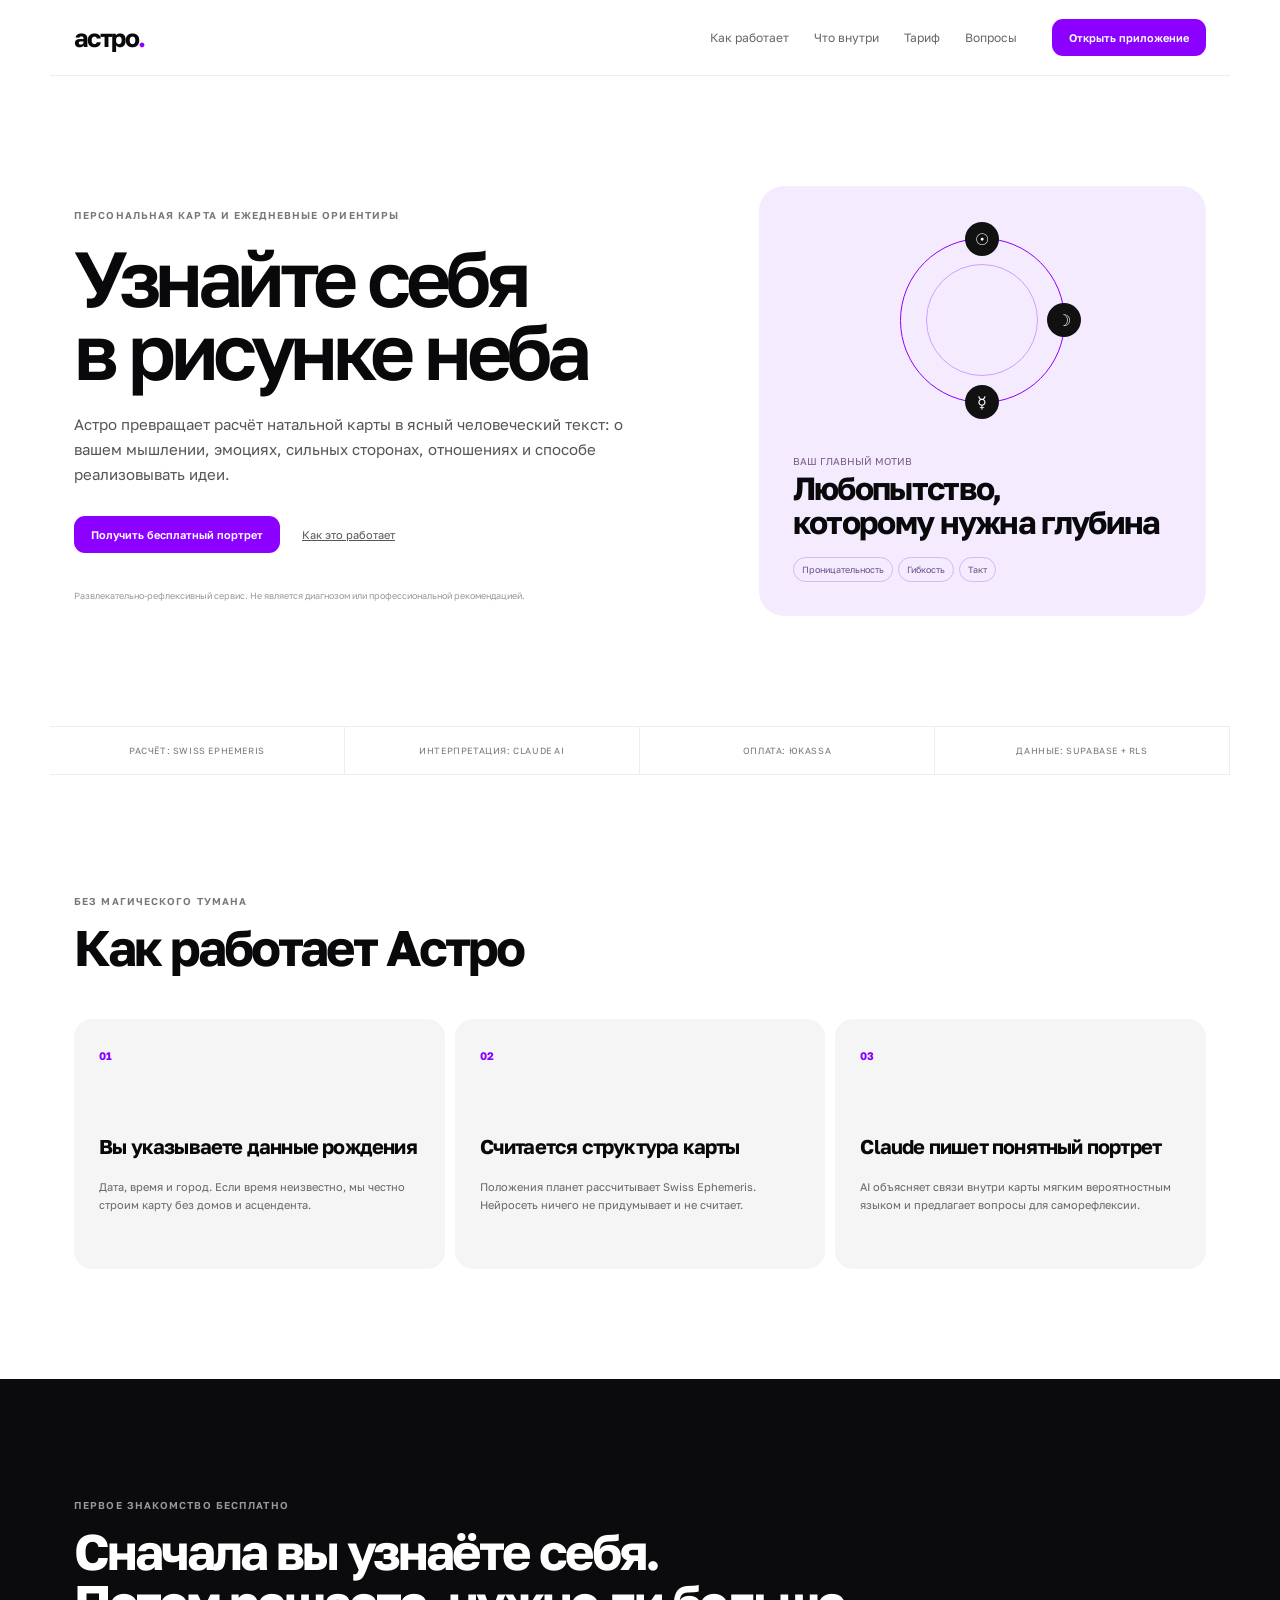
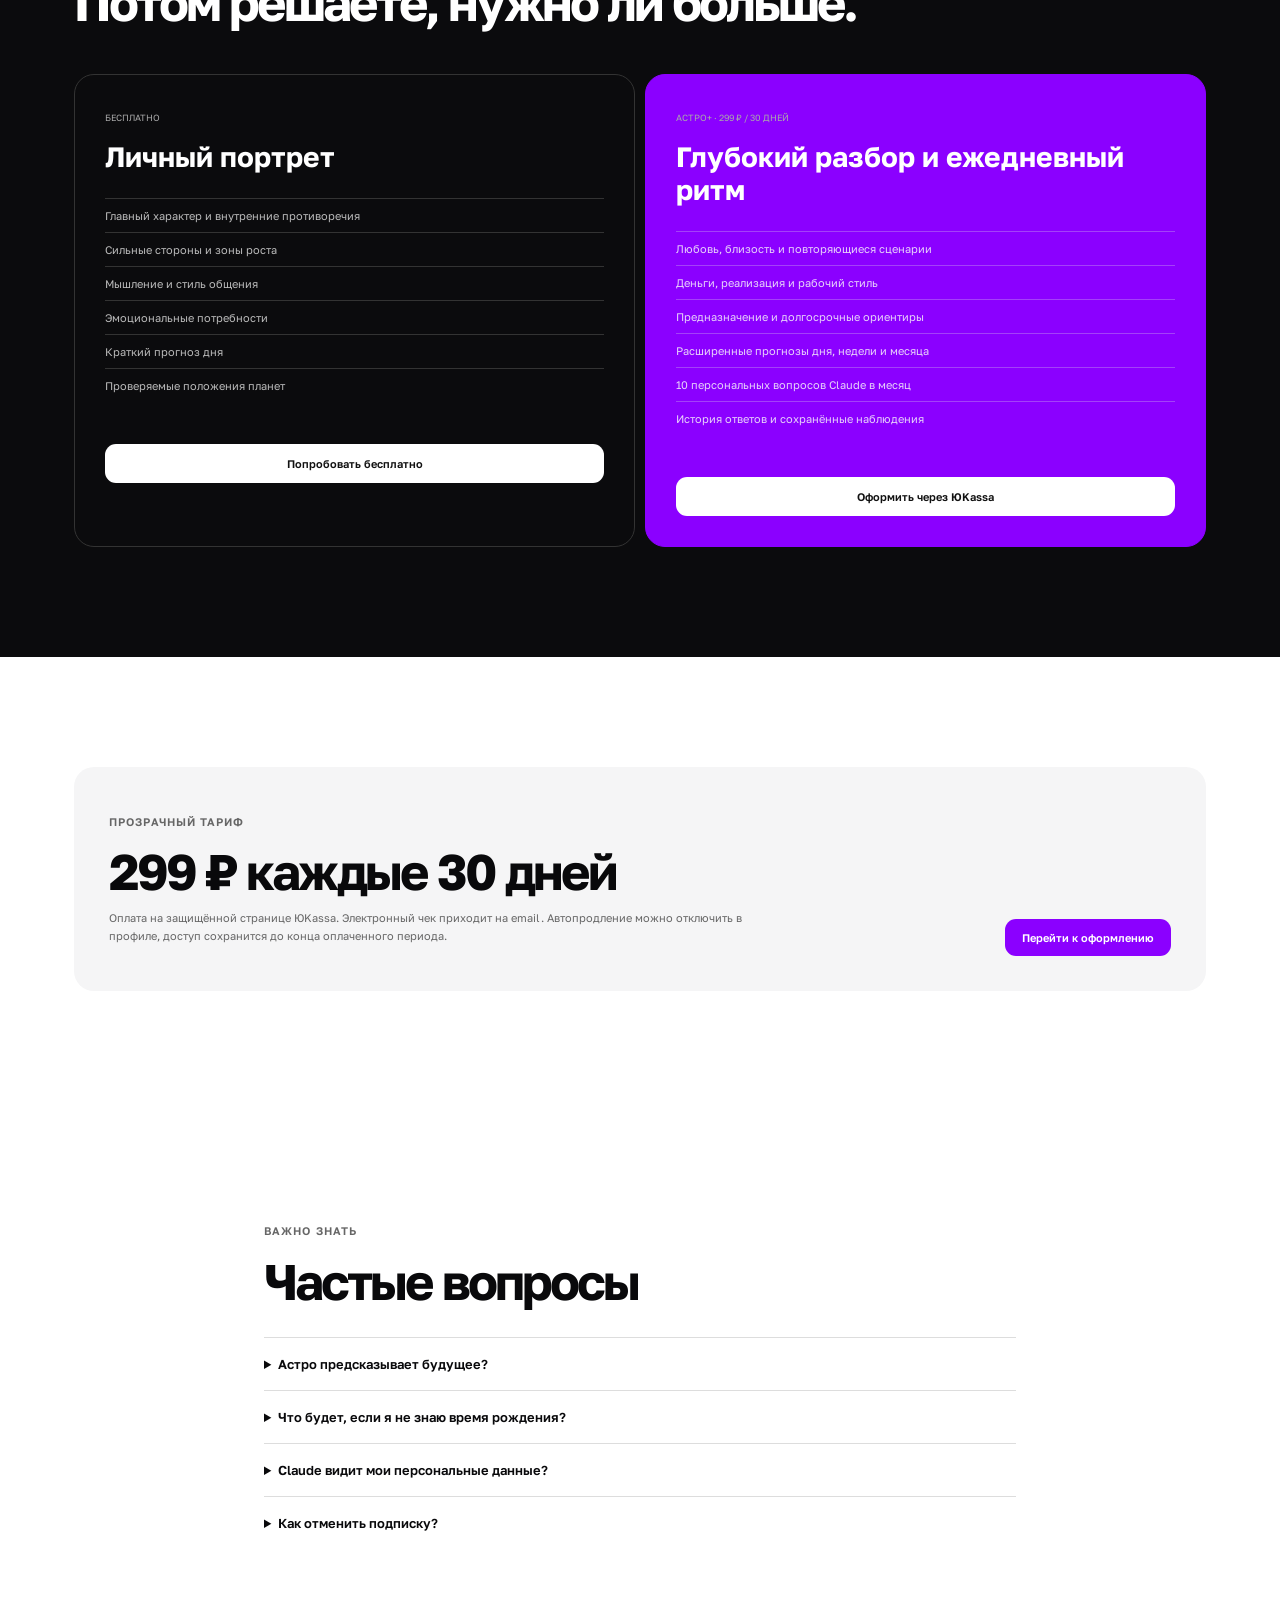
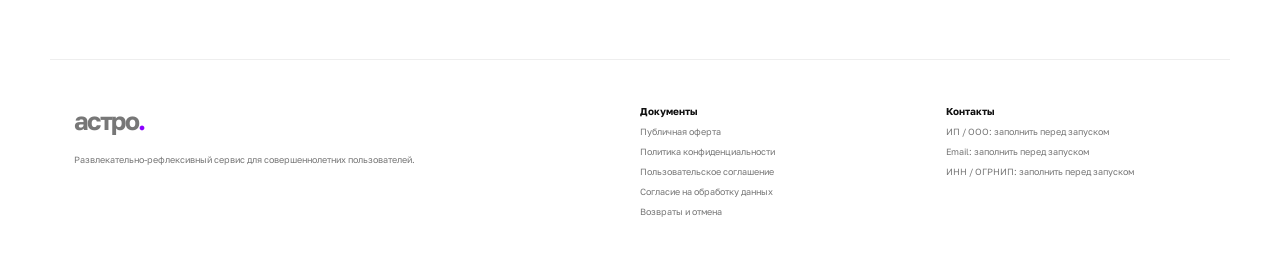
<file: site/index.html>
<!doctype html>
<html lang="ru">
<head>
  <meta charset="UTF-8">
  <meta name="viewport" content="width=device-width, initial-scale=1">
  <meta name="description" content="Астро — персональная карта и мягкие ежедневные ориентиры на основе астрологических расчётов.">
  <title>Астро — персональная карта, в которой можно узнать себя</title>
  <link rel="preconnect" href="https://fonts.googleapis.com">
  <link rel="preconnect" href="https://fonts.gstatic.com" crossorigin>
  <link href="https://fonts.googleapis.com/css2?family=Golos+Text:wght@400;500;600;700&display=swap" rel="stylesheet">
  <link rel="stylesheet" href="site.css">
</head>
<body>
  <header class="site-header"><a class="logo" href="#">астро<span>.</span></a><nav><a href="#how">Как работает</a><a href="#inside">Что внутри</a><a href="#price">Тариф</a><a href="#faq">Вопросы</a></nav><a class="small-cta" href="../index.html">Открыть приложение</a></header>
  <main>
    <section class="hero">
      <div class="hero-copy"><p class="eyebrow">Персональная карта и ежедневные ориентиры</p><h1>Узнайте себя<br>в рисунке неба</h1><p>Астро превращает расчёт натальной карты в ясный человеческий текст: о вашем мышлении, эмоциях, сильных сторонах, отношениях и способе реализовывать идеи.</p><div class="hero-actions"><a class="primary-link" href="../index.html">Получить бесплатный портрет</a><a href="#how">Как это работает</a></div><small>Развлекательно-рефлексивный сервис. Не является диагнозом или профессиональной рекомендацией.</small></div>
      <div class="hero-card"><div class="mini-orbit"><span>☉</span><span>☽</span><span>☿</span></div><p>Ваш главный мотив</p><h2>Любопытство,<br>которому нужна глубина</h2><div class="tags"><span>Проницательность</span><span>Гибкость</span><span>Такт</span></div></div>
    </section>
    <section class="trust"><span>Расчёт: Swiss Ephemeris</span><span>Интерпретация: Claude AI</span><span>Оплата: ЮKassa</span><span>Данные: Supabase + RLS</span></section>
    <section class="section" id="how"><p class="eyebrow">Без магического тумана</p><h2>Как работает Астро</h2><div class="steps"><article><b>01</b><h3>Вы указываете данные рождения</h3><p>Дата, время и город. Если время неизвестно, мы честно строим карту без домов и асцендента.</p></article><article><b>02</b><h3>Считается структура карты</h3><p>Положения планет рассчитывает Swiss Ephemeris. Нейросеть ничего не придумывает и не считает.</p></article><article><b>03</b><h3>Claude пишет понятный портрет</h3><p>AI объясняет связи внутри карты мягким вероятностным языком и предлагает вопросы для саморефлексии.</p></article></div></section>
    <section class="section contrast" id="inside"><p class="eyebrow">Первое знакомство бесплатно</p><h2>Сначала вы узнаёте себя.<br>Потом решаете, нужно ли больше.</h2><div class="plans"><article><span>Бесплатно</span><h3>Личный портрет</h3><ul><li>Главный характер и внутренние противоречия</li><li>Сильные стороны и зоны роста</li><li>Мышление и стиль общения</li><li>Эмоциональные потребности</li><li>Краткий прогноз дня</li><li>Проверяемые положения планет</li></ul><a href="../index.html">Попробовать бесплатно</a></article><article class="premium"><span>Астро+ · 299 ₽ / 30 дней</span><h3>Глубокий разбор и ежедневный ритм</h3><ul><li>Любовь, близость и повторяющиеся сценарии</li><li>Деньги, реализация и рабочий стиль</li><li>Предназначение и долгосрочные ориентиры</li><li>Расширенные прогнозы дня, недели и месяца</li><li>10 персональных вопросов Claude в месяц</li><li>История ответов и сохранённые наблюдения</li></ul><a href="../checkout.html">Оформить через ЮKassa</a></article></div></section>
    <section class="section" id="price"><div class="price-block"><div><p class="eyebrow">Прозрачный тариф</p><h2>299 ₽ каждые 30 дней</h2><p>Оплата на защищённой странице ЮKassa. Электронный чек приходит на email. Автопродление можно отключить в профиле, доступ сохранится до конца оплаченного периода.</p></div><a class="primary-link" href="../checkout.html">Перейти к оформлению</a></div></section>
    <section class="section faq" id="faq"><p class="eyebrow">Важно знать</p><h2>Частые вопросы</h2><details><summary>Астро предсказывает будущее?</summary><p>Нет. Сервис предлагает символические интерпретации и ориентиры для размышления, не гарантируя события.</p></details><details><summary>Что будет, если я не знаю время рождения?</summary><p>Мы не покажем дома, асцендент и связанные с ними темы. Планеты в знаках и аспекты останутся доступны.</p></details><details><summary>Claude видит мои персональные данные?</summary><p>Нет. Claude должен получать только обезличенный JSON рассчитанной карты без Telegram ID, username и точного адреса.</p></details><details><summary>Как отменить подписку?</summary><p>В профиле приложения можно отключить автопродление. Доступ сохранится до конца оплаченных 30 дней.</p></details></section>
  </main>
  <footer><div><a class="logo" href="#">астро<span>.</span></a><p>Развлекательно-рефлексивный сервис для совершеннолетних пользователей.</p></div><div><b>Документы</b><a href="../legal/offer.html">Публичная оферта</a><a href="../legal/privacy.html">Политика конфиденциальности</a><a href="../legal/terms.html">Пользовательское соглашение</a><a href="../legal/consent.html">Согласие на обработку данных</a><a href="../legal/refund.html">Возвраты и отмена</a></div><div><b>Контакты</b><span>ИП / ООО: заполнить перед запуском</span><span>Email: заполнить перед запуском</span><span>ИНН / ОГРНИП: заполнить перед запуском</span></div></footer>
</body>
</html>
</file>
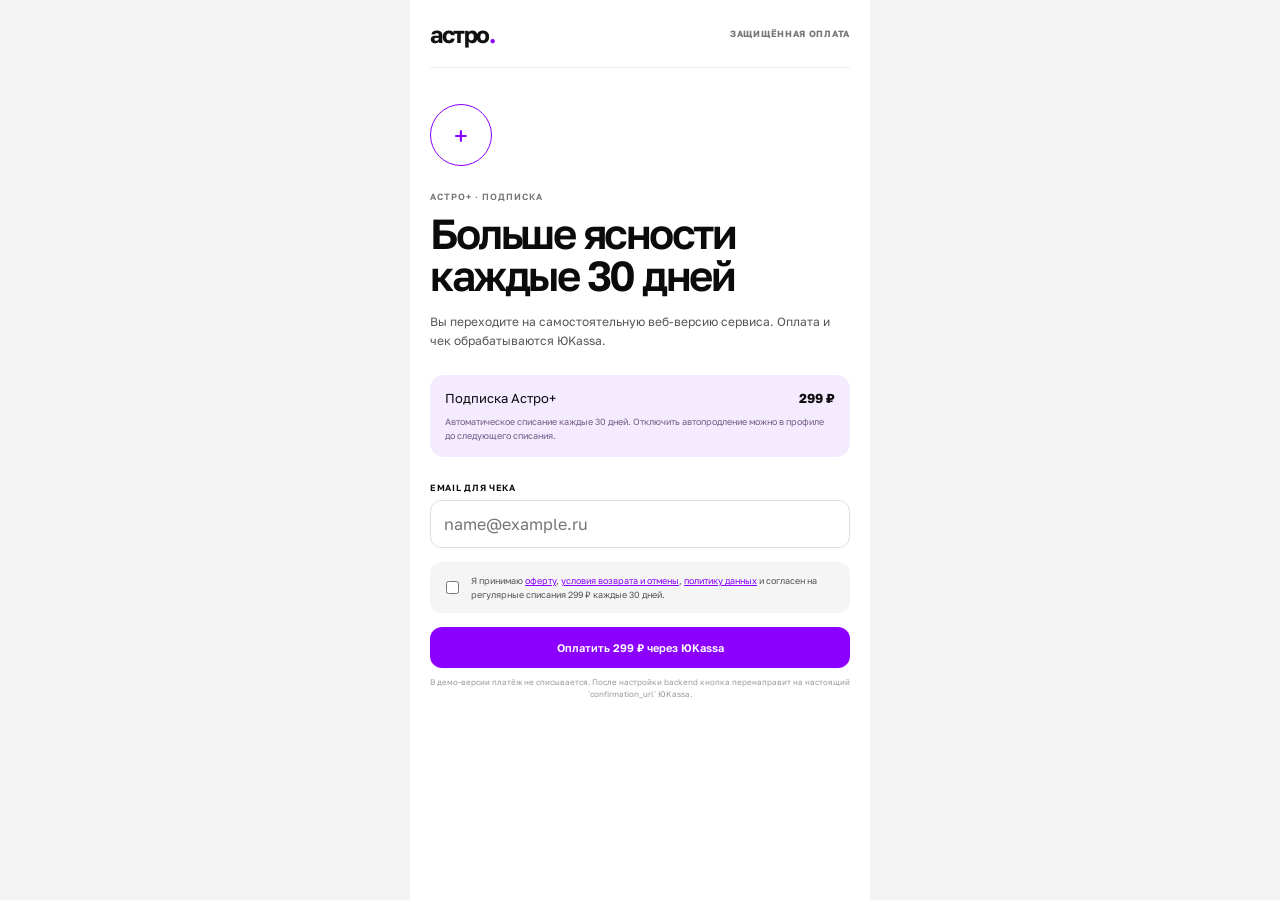
<file: checkout.html>
<!doctype html>
<html lang="ru">
<head>
  <meta charset="UTF-8">
  <meta name="viewport" content="width=device-width, initial-scale=1">
  <title>Астро+ — оформление подписки</title>
  <link rel="preconnect" href="https://fonts.googleapis.com">
  <link rel="preconnect" href="https://fonts.gstatic.com" crossorigin>
  <link href="https://fonts.googleapis.com/css2?family=Golos+Text:wght@400;500;600;700&display=swap" rel="stylesheet">
  <link rel="stylesheet" href="checkout.css">
</head>
<body>
  <main class="checkout">
    <header><a href="index.html">астро<span>.</span></a><b>Защищённая оплата</b></header>
    <section class="checkout-card">
      <div class="checkout-mark">+</div>
      <p class="eyebrow">Астро+ · подписка</p>
      <h1>Больше ясности<br>каждые 30 дней</h1>
      <p class="intro">Вы переходите на самостоятельную веб-версию сервиса. Оплата и чек обрабатываются ЮKassa.</p>
      <div class="order">
        <div><span>Подписка Астро+</span><strong>299 ₽</strong></div>
        <small>Автоматическое списание каждые 30 дней. Отключить автопродление можно в профиле до следующего списания.</small>
      </div>
      <label><span>Email для чека</span><input type="email" id="receipt-email" placeholder="name@example.ru"></label>
      <label class="agreement"><input type="checkbox" id="checkout-agreement"><span>Я принимаю <a href="legal/offer.html">оферту</a>, <a href="legal/refund.html">условия возврата и отмены</a>, <a href="legal/privacy.html">политику данных</a> и согласен на регулярные списания 299 ₽ каждые 30 дней.</span></label>
      <button id="checkout-pay">Оплатить 299 ₽ через ЮKassa</button>
      <p class="demo-note">В демо-версии платёж не списывается. После настройки backend кнопка перенаправит на настоящий `confirmation_url` ЮKassa.</p>
    </section>
  </main>
  <div class="checkout-toast" id="checkout-toast"></div>
  <script src="checkout.js"></script>
</body>
</html>
</file>
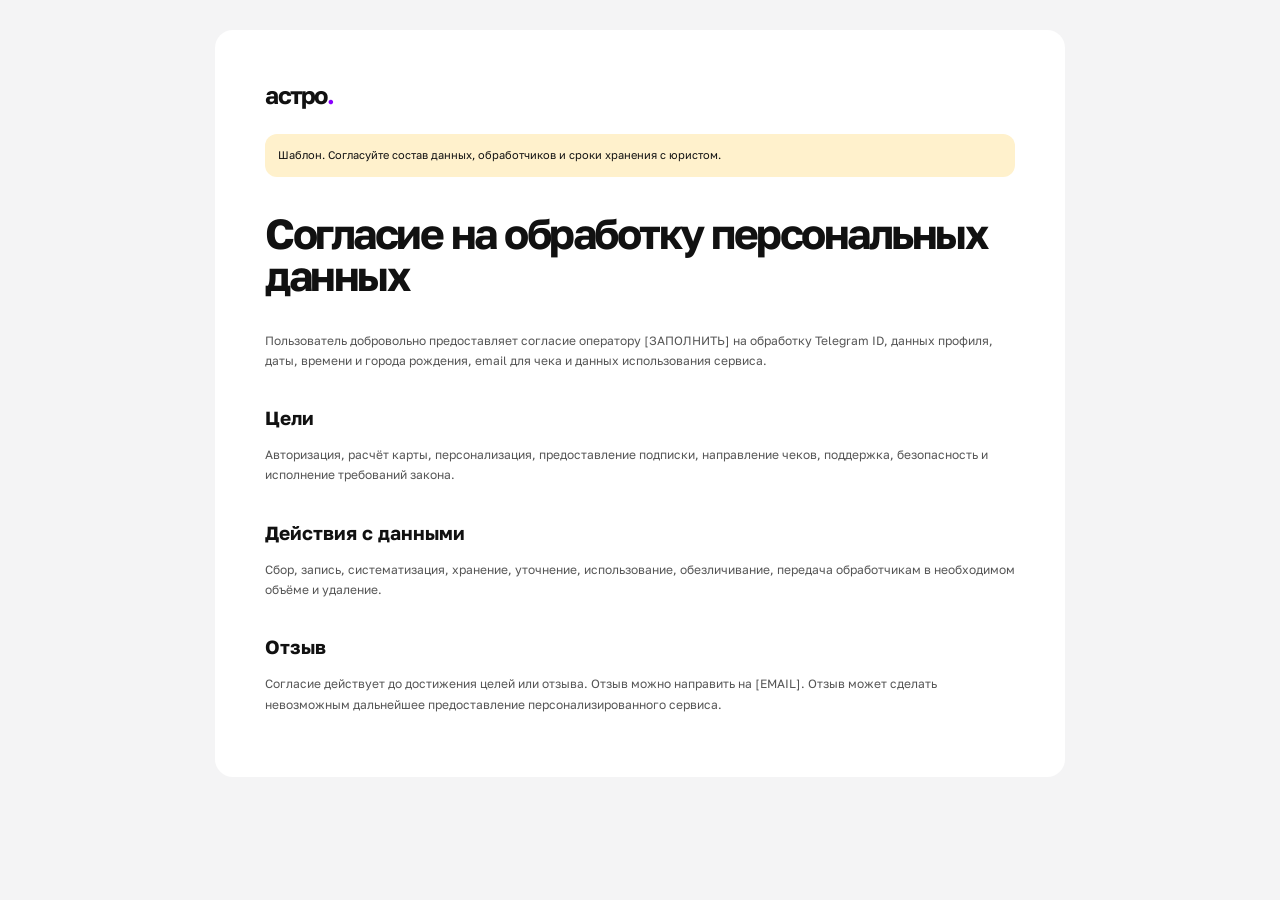
<file: legal/consent.html>
<!doctype html><html lang="ru"><head><meta charset="UTF-8"><meta name="viewport" content="width=device-width,initial-scale=1"><title>Согласие на обработку данных — Астро</title><link href="https://fonts.googleapis.com/css2?family=Golos+Text:wght@400;500;600;700&display=swap" rel="stylesheet"><link rel="stylesheet" href="legal.css"></head><body><main class="legal"><a class="logo" href="../site/">астро<span>.</span></a><div class="warning">Шаблон. Согласуйте состав данных, обработчиков и сроки хранения с юристом.</div><h1>Согласие на обработку персональных данных</h1><p>Пользователь добровольно предоставляет согласие оператору [ЗАПОЛНИТЬ] на обработку Telegram ID, данных профиля, даты, времени и города рождения, email для чека и данных использования сервиса.</p><h2>Цели</h2><p>Авторизация, расчёт карты, персонализация, предоставление подписки, направление чеков, поддержка, безопасность и исполнение требований закона.</p><h2>Действия с данными</h2><p>Сбор, запись, систематизация, хранение, уточнение, использование, обезличивание, передача обработчикам в необходимом объёме и удаление.</p><h2>Отзыв</h2><p>Согласие действует до достижения целей или отзыва. Отзыв можно направить на [EMAIL]. Отзыв может сделать невозможным дальнейшее предоставление персонализированного сервиса.</p></main></body></html>
</file>
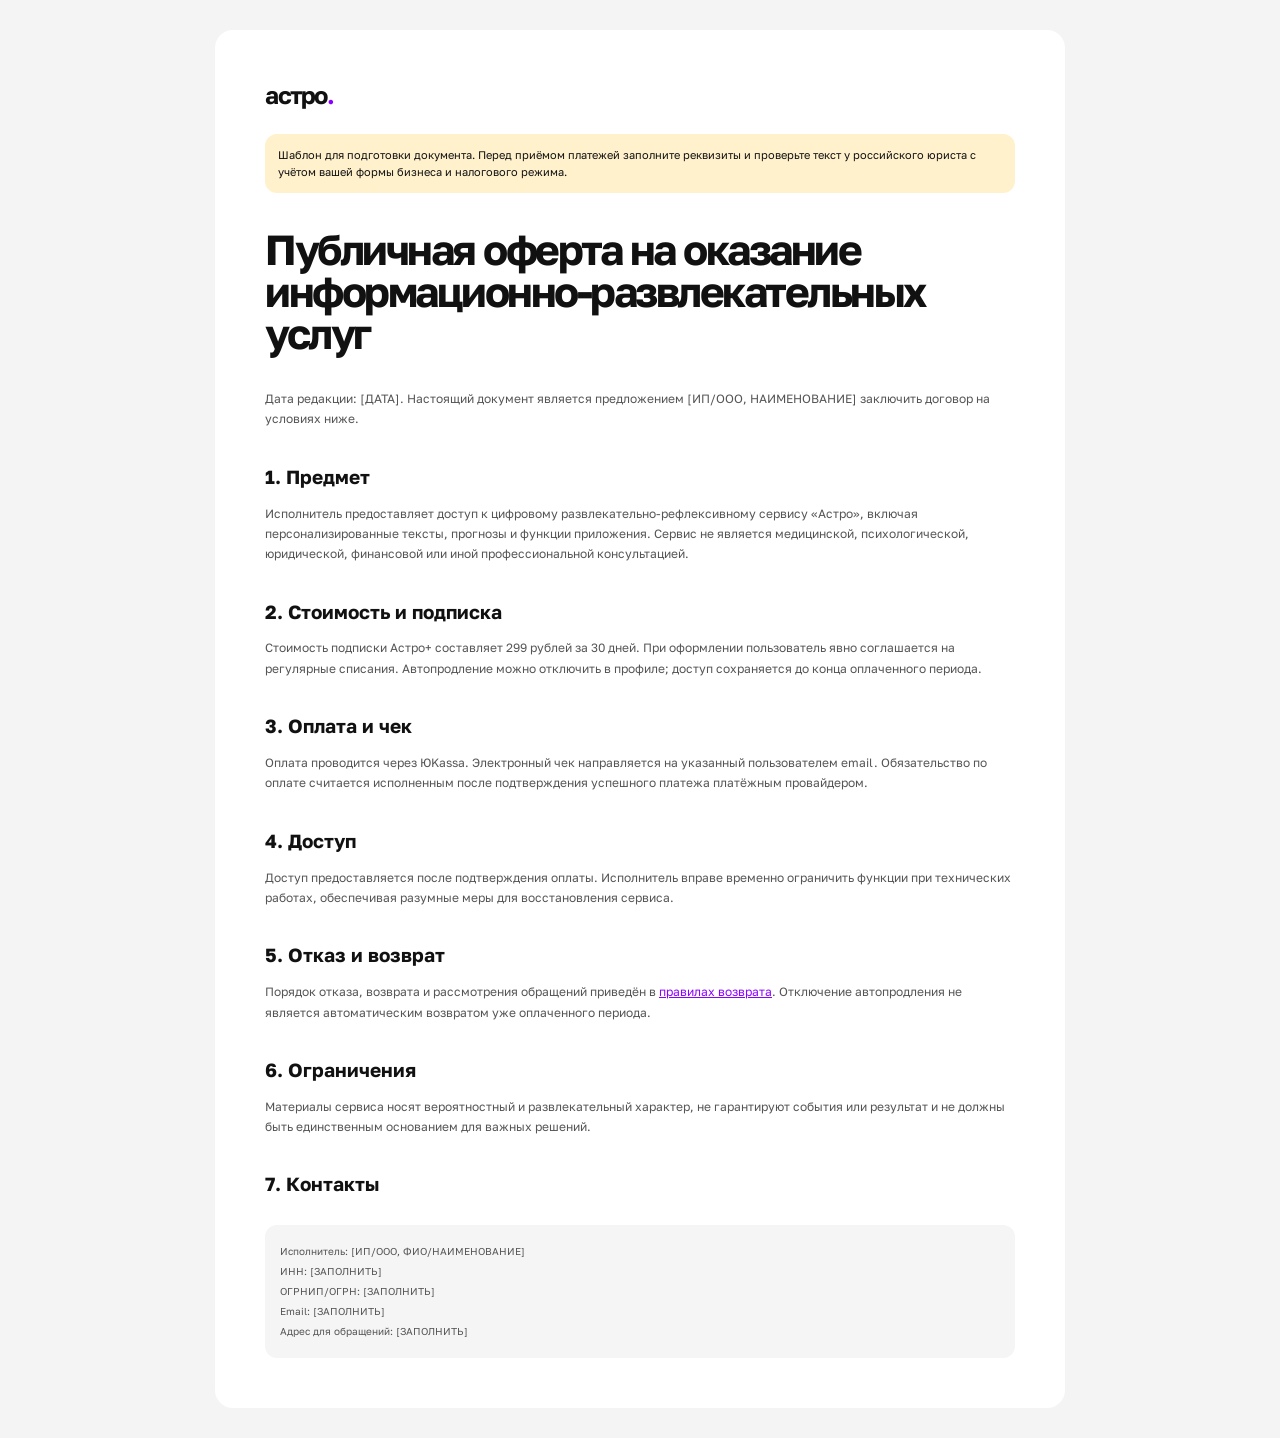
<file: legal/offer.html>
<!doctype html><html lang="ru"><head><meta charset="UTF-8"><meta name="viewport" content="width=device-width,initial-scale=1"><title>Публичная оферта — Астро</title><link href="https://fonts.googleapis.com/css2?family=Golos+Text:wght@400;500;600;700&display=swap" rel="stylesheet"><link rel="stylesheet" href="legal.css"></head><body><main class="legal"><a class="logo" href="../site/">астро<span>.</span></a><div class="warning">Шаблон для подготовки документа. Перед приёмом платежей заполните реквизиты и проверьте текст у российского юриста с учётом вашей формы бизнеса и налогового режима.</div><h1>Публичная оферта на оказание информационно-развлекательных услуг</h1><p>Дата редакции: [ДАТА]. Настоящий документ является предложением [ИП/ООО, НАИМЕНОВАНИЕ] заключить договор на условиях ниже.</p><h2>1. Предмет</h2><p>Исполнитель предоставляет доступ к цифровому развлекательно-рефлексивному сервису «Астро», включая персонализированные тексты, прогнозы и функции приложения. Сервис не является медицинской, психологической, юридической, финансовой или иной профессиональной консультацией.</p><h2>2. Стоимость и подписка</h2><p>Стоимость подписки Астро+ составляет 299 рублей за 30 дней. При оформлении пользователь явно соглашается на регулярные списания. Автопродление можно отключить в профиле; доступ сохраняется до конца оплаченного периода.</p><h2>3. Оплата и чек</h2><p>Оплата проводится через ЮKassa. Электронный чек направляется на указанный пользователем email. Обязательство по оплате считается исполненным после подтверждения успешного платежа платёжным провайдером.</p><h2>4. Доступ</h2><p>Доступ предоставляется после подтверждения оплаты. Исполнитель вправе временно ограничить функции при технических работах, обеспечивая разумные меры для восстановления сервиса.</p><h2>5. Отказ и возврат</h2><p>Порядок отказа, возврата и рассмотрения обращений приведён в <a href="refund.html">правилах возврата</a>. Отключение автопродления не является автоматическим возвратом уже оплаченного периода.</p><h2>6. Ограничения</h2><p>Материалы сервиса носят вероятностный и развлекательный характер, не гарантируют события или результат и не должны быть единственным основанием для важных решений.</p><h2>7. Контакты</h2><div class="requisites"><p>Исполнитель: [ИП/ООО, ФИО/НАИМЕНОВАНИЕ]</p><p>ИНН: [ЗАПОЛНИТЬ]</p><p>ОГРНИП/ОГРН: [ЗАПОЛНИТЬ]</p><p>Email: [ЗАПОЛНИТЬ]</p><p>Адрес для обращений: [ЗАПОЛНИТЬ]</p></div></main></body></html>
</file>
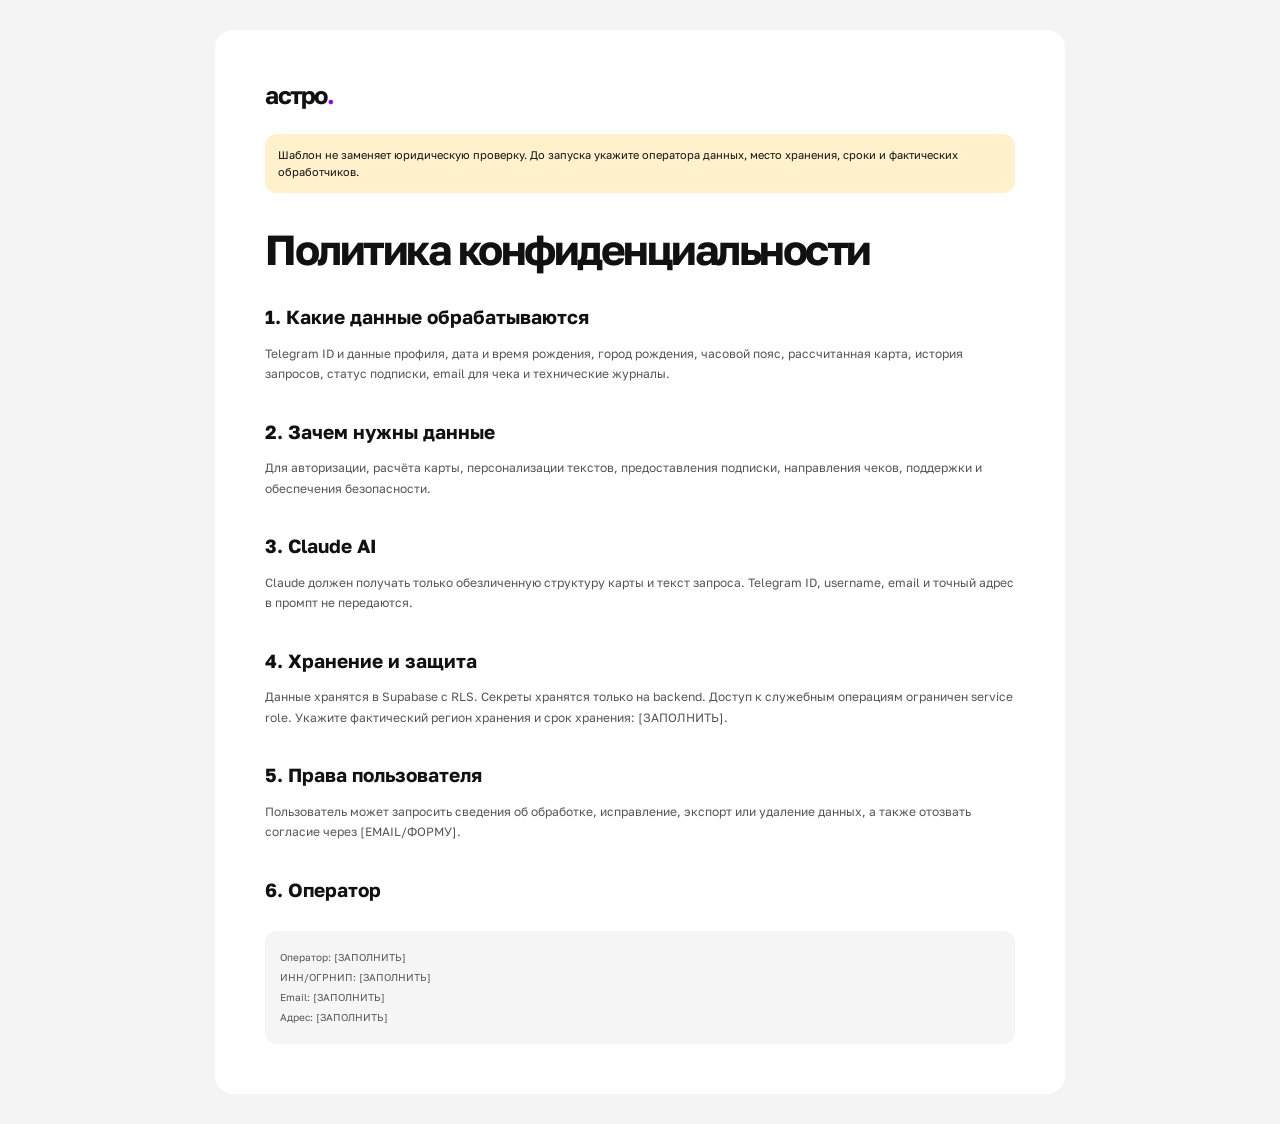
<file: legal/privacy.html>
<!doctype html><html lang="ru"><head><meta charset="UTF-8"><meta name="viewport" content="width=device-width,initial-scale=1"><title>Политика конфиденциальности — Астро</title><link href="https://fonts.googleapis.com/css2?family=Golos+Text:wght@400;500;600;700&display=swap" rel="stylesheet"><link rel="stylesheet" href="legal.css"></head><body><main class="legal"><a class="logo" href="../site/">астро<span>.</span></a><div class="warning">Шаблон не заменяет юридическую проверку. До запуска укажите оператора данных, место хранения, сроки и фактических обработчиков.</div><h1>Политика конфиденциальности</h1><h2>1. Какие данные обрабатываются</h2><p>Telegram ID и данные профиля, дата и время рождения, город рождения, часовой пояс, рассчитанная карта, история запросов, статус подписки, email для чека и технические журналы.</p><h2>2. Зачем нужны данные</h2><p>Для авторизации, расчёта карты, персонализации текстов, предоставления подписки, направления чеков, поддержки и обеспечения безопасности.</p><h2>3. Claude AI</h2><p>Claude должен получать только обезличенную структуру карты и текст запроса. Telegram ID, username, email и точный адрес в промпт не передаются.</p><h2>4. Хранение и защита</h2><p>Данные хранятся в Supabase с RLS. Секреты хранятся только на backend. Доступ к служебным операциям ограничен service role. Укажите фактический регион хранения и срок хранения: [ЗАПОЛНИТЬ].</p><h2>5. Права пользователя</h2><p>Пользователь может запросить сведения об обработке, исправление, экспорт или удаление данных, а также отозвать согласие через [EMAIL/ФОРМУ].</p><h2>6. Оператор</h2><div class="requisites"><p>Оператор: [ЗАПОЛНИТЬ]</p><p>ИНН/ОГРНИП: [ЗАПОЛНИТЬ]</p><p>Email: [ЗАПОЛНИТЬ]</p><p>Адрес: [ЗАПОЛНИТЬ]</p></div></main></body></html>
</file>
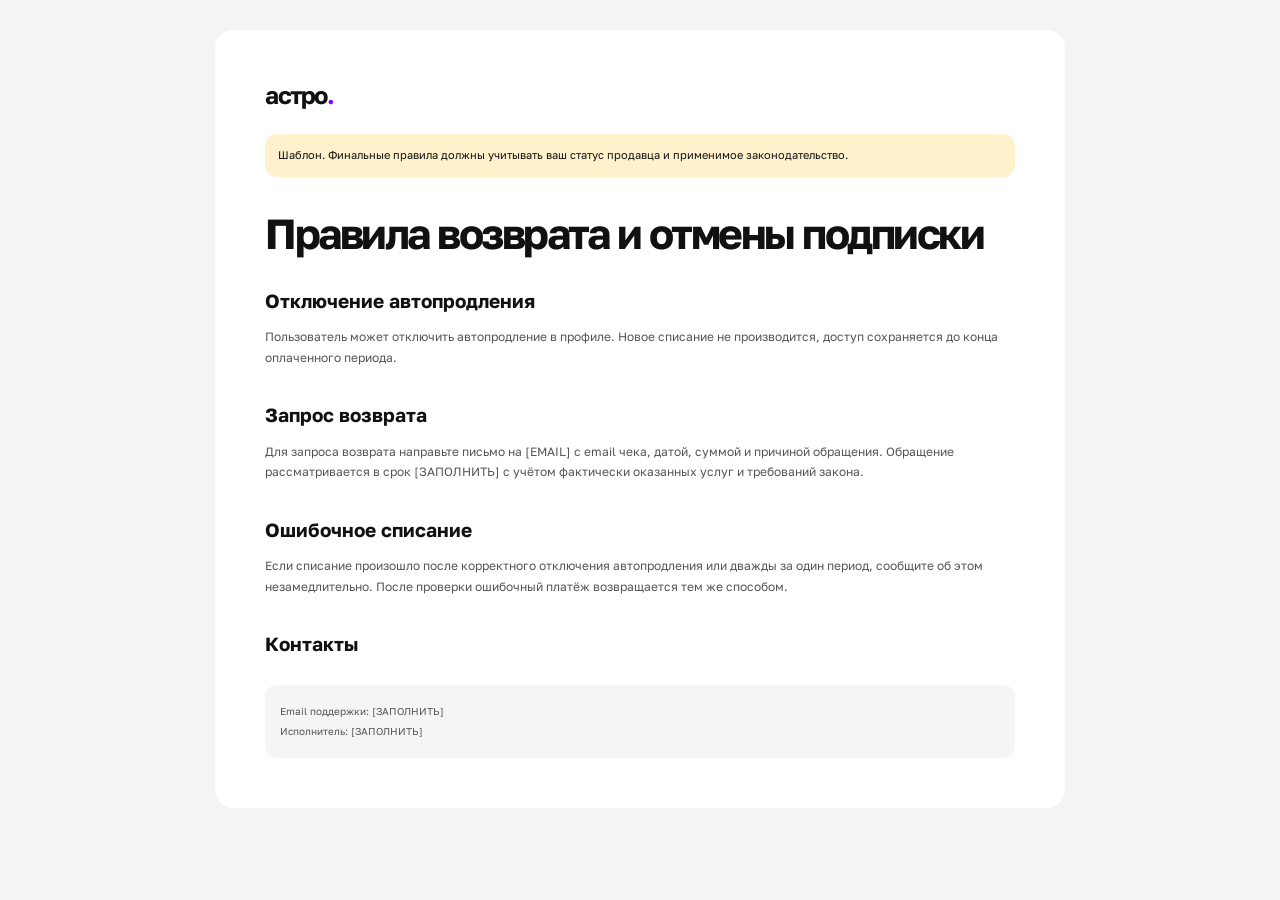
<file: legal/refund.html>
<!doctype html><html lang="ru"><head><meta charset="UTF-8"><meta name="viewport" content="width=device-width,initial-scale=1"><title>Возвраты и отмена — Астро</title><link href="https://fonts.googleapis.com/css2?family=Golos+Text:wght@400;500;600;700&display=swap" rel="stylesheet"><link rel="stylesheet" href="legal.css"></head><body><main class="legal"><a class="logo" href="../site/">астро<span>.</span></a><div class="warning">Шаблон. Финальные правила должны учитывать ваш статус продавца и применимое законодательство.</div><h1>Правила возврата и отмены подписки</h1><h2>Отключение автопродления</h2><p>Пользователь может отключить автопродление в профиле. Новое списание не производится, доступ сохраняется до конца оплаченного периода.</p><h2>Запрос возврата</h2><p>Для запроса возврата направьте письмо на [EMAIL] с email чека, датой, суммой и причиной обращения. Обращение рассматривается в срок [ЗАПОЛНИТЬ] с учётом фактически оказанных услуг и требований закона.</p><h2>Ошибочное списание</h2><p>Если списание произошло после корректного отключения автопродления или дважды за один период, сообщите об этом незамедлительно. После проверки ошибочный платёж возвращается тем же способом.</p><h2>Контакты</h2><div class="requisites"><p>Email поддержки: [ЗАПОЛНИТЬ]</p><p>Исполнитель: [ЗАПОЛНИТЬ]</p></div></main></body></html>
</file>
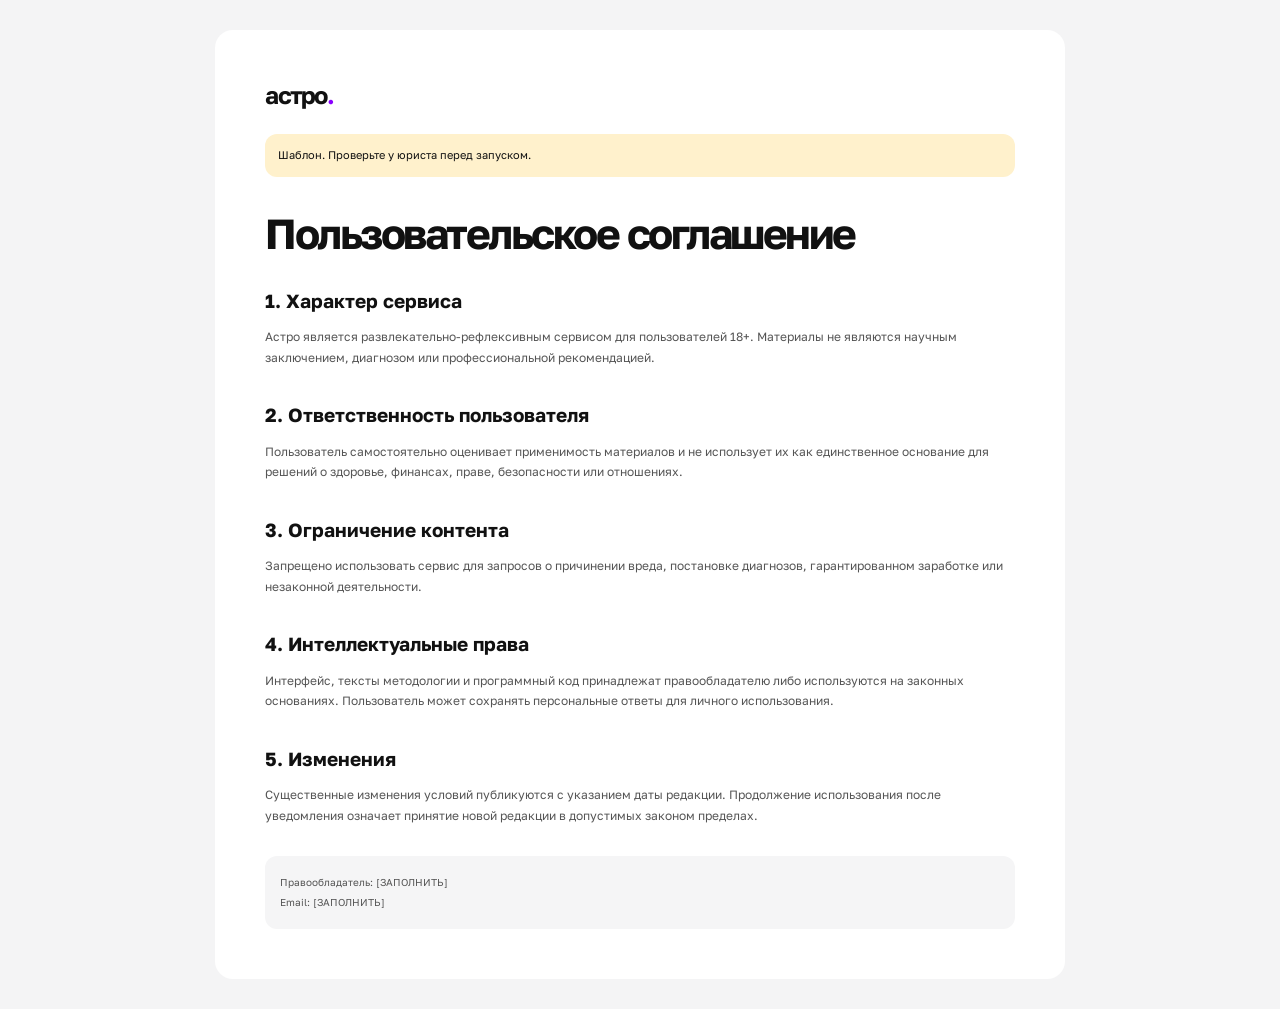
<file: legal/terms.html>
<!doctype html><html lang="ru"><head><meta charset="UTF-8"><meta name="viewport" content="width=device-width,initial-scale=1"><title>Пользовательское соглашение — Астро</title><link href="https://fonts.googleapis.com/css2?family=Golos+Text:wght@400;500;600;700&display=swap" rel="stylesheet"><link rel="stylesheet" href="legal.css"></head><body><main class="legal"><a class="logo" href="../site/">астро<span>.</span></a><div class="warning">Шаблон. Проверьте у юриста перед запуском.</div><h1>Пользовательское соглашение</h1><h2>1. Характер сервиса</h2><p>Астро является развлекательно-рефлексивным сервисом для пользователей 18+. Материалы не являются научным заключением, диагнозом или профессиональной рекомендацией.</p><h2>2. Ответственность пользователя</h2><p>Пользователь самостоятельно оценивает применимость материалов и не использует их как единственное основание для решений о здоровье, финансах, праве, безопасности или отношениях.</p><h2>3. Ограничение контента</h2><p>Запрещено использовать сервис для запросов о причинении вреда, постановке диагнозов, гарантированном заработке или незаконной деятельности.</p><h2>4. Интеллектуальные права</h2><p>Интерфейс, тексты методологии и программный код принадлежат правообладателю либо используются на законных основаниях. Пользователь может сохранять персональные ответы для личного использования.</p><h2>5. Изменения</h2><p>Существенные изменения условий публикуются с указанием даты редакции. Продолжение использования после уведомления означает принятие новой редакции в допустимых законом пределах.</p><div class="requisites"><p>Правообладатель: [ЗАПОЛНИТЬ]</p><p>Email: [ЗАПОЛНИТЬ]</p></div></main></body></html>
</file>
<file: site/site.css>
*{box-sizing:border-box}body{margin:0;color:#09090b;background:#fff;font-family:"Golos Text",sans-serif}a{color:inherit}.site-header{height:76px;max-width:1180px;margin:auto;padding:0 24px;display:flex;align-items:center;gap:35px;border-bottom:1px solid #eee}.logo{text-decoration:none;font-size:25px;font-weight:700;letter-spacing:-1.6px}.logo span{color:#8b00ff}.site-header nav{display:flex;gap:25px;margin-left:auto}.site-header nav a{text-decoration:none;color:#666;font-size:12px}.small-cta,.primary-link{background:#8b00ff;color:#fff;text-decoration:none;border-radius:11px;padding:12px 17px;font-size:11px;font-weight:600}.hero{max-width:1180px;min-height:650px;margin:auto;padding:90px 24px;display:grid;grid-template-columns:1.15fr .85fr;gap:80px;align-items:center}.eyebrow{font-size:10px;text-transform:uppercase;letter-spacing:1.1px;color:#777;font-weight:600}.hero h1{font-size:78px;line-height:.94;letter-spacing:-5.5px;margin:20px 0 25px;font-weight:600}.hero-copy>p:not(.eyebrow){max-width:570px;color:#555;line-height:1.65;font-size:15px}.hero-actions{display:flex;align-items:center;gap:22px;margin:30px 0}.hero-actions>a:last-child{font-size:11px;color:#555}.hero-copy small{font-size:9px;color:#999}.hero-card{background:#f4ebff;border-radius:25px;padding:34px;min-height:430px;display:flex;flex-direction:column}.mini-orbit{height:165px;border:1px solid #8b00ff;border-radius:50%;position:relative;display:grid;place-items:center;margin:auto;width:165px}.mini-orbit:after{content:"";position:absolute;width:110px;height:110px;border:1px solid #cda1ff;border-radius:50%}.mini-orbit span{position:absolute;width:34px;height:34px;border-radius:50%;background:#111;color:#fff;display:grid;place-items:center}.mini-orbit span:nth-child(1){top:-17px}.mini-orbit span:nth-child(2){right:-17px}.mini-orbit span:nth-child(3){bottom:-17px}.hero-card p{font-size:10px;text-transform:uppercase;color:#765b88;margin:35px 0 5px}.hero-card h2{font-size:32px;line-height:1.05;letter-spacing:-1.7px;margin:0}.tags{display:flex;gap:5px;margin-top:auto}.tags span{border:1px solid #d8b8f3;border-radius:99px;padding:6px 8px;font-size:9px;color:#6f4d88}.trust{border-block:1px solid #eee;display:grid;grid-template-columns:repeat(4,1fr);max-width:1180px;margin:auto}.trust span{padding:18px;text-align:center;border-right:1px solid #eee;color:#777;font-size:9px;text-transform:uppercase;letter-spacing:.6px}.section{max-width:1180px;margin:auto;padding:110px 24px}.section h2{font-size:50px;line-height:1.03;letter-spacing:-3px;margin:15px 0 45px}.steps,.plans{display:grid;grid-template-columns:repeat(3,1fr);gap:10px}.steps article{background:#f5f5f6;border-radius:18px;padding:25px;min-height:250px}.steps b{color:#8b00ff;font-size:11px}.steps h3{font-size:20px;letter-spacing:-.8px;margin-top:70px}.steps p,.price-block p,.faq p{font-size:11px;color:#666;line-height:1.65}.contrast{max-width:none;background:#0b0b0d;color:#fff;padding-inline:max(24px,calc((100vw - 1132px)/2))}.contrast .eyebrow{color:#999}.plans{grid-template-columns:1fr 1fr}.plans article{border:1px solid #333;border-radius:20px;padding:30px}.plans article>span{color:#aaa;font-size:9px;text-transform:uppercase}.plans h3{font-size:28px;margin:15px 0 25px}.plans ul{padding:0;list-style:none;min-height:230px}.plans li{padding:10px 0;border-top:1px solid #333;color:#bbb;font-size:11px}.plans a{display:block;text-align:center;text-decoration:none;border-radius:11px;background:#fff;color:#111;padding:13px;font-size:11px;font-weight:600}.plans .premium{background:#8b00ff;border-color:#8b00ff}.plans .premium li{color:#e8d2fa;border-color:#a441f8}.price-block{display:flex;align-items:end;justify-content:space-between;background:#f5f5f6;border-radius:20px;padding:35px}.price-block h2{margin-bottom:12px}.price-block p{max-width:640px}.faq{max-width:800px}.faq h2{margin-bottom:30px}.faq details{border-top:1px solid #ddd;padding:18px 0}.faq summary{cursor:pointer;font-size:13px;font-weight:600}footer{border-top:1px solid #eee;max-width:1180px;margin:auto;padding:45px 24px;display:grid;grid-template-columns:2fr 1fr 1fr;gap:45px;color:#777;font-size:9px}footer div{display:flex;flex-direction:column;gap:9px}footer b{color:#111;font-size:10px}footer a:not(.logo){text-decoration:none}@media(max-width:760px){.site-header nav{display:none}.site-header{justify-content:space-between}.small-cta{padding:9px}.hero{display:block;padding-top:55px}.hero h1{font-size:51px;letter-spacing:-3px}.hero-card{margin-top:55px}.trust{grid-template-columns:1fr 1fr}.steps,.plans{grid-template-columns:1fr}.section{padding-block:70px}.section h2{font-size:37px}.price-block{display:block}.price-block .primary-link{display:block;text-align:center;margin-top:25px}footer{grid-template-columns:1fr}}
</file>
<file: checkout.css>
*{box-sizing:border-box}body{margin:0;background:#f3f3f4;color:#0b0b0d;font-family:"Golos Text",sans-serif}.checkout{width:min(100%,460px);min-height:100vh;margin:auto;background:#fff;padding:0 20px 30px}header{height:68px;display:flex;justify-content:space-between;align-items:center;border-bottom:1px solid #eee}header a{text-decoration:none;color:#111;font-size:23px;font-weight:700;letter-spacing:-1.5px}header a span{color:#8b00ff}header b{font-size:9px;color:#777;text-transform:uppercase;letter-spacing:.7px}.checkout-card{padding-top:36px}.checkout-mark{width:62px;height:62px;border:1px solid #8b00ff;border-radius:50%;display:grid;place-items:center;color:#8b00ff;font-size:25px}.eyebrow{font-size:9px;color:#777;text-transform:uppercase;letter-spacing:1px;font-weight:600;margin:25px 0 10px}h1{font-size:42px;line-height:1;letter-spacing:-2.5px;margin:0 0 16px;font-weight:600}.intro{font-size:12px;color:#555;line-height:1.6}.order{background:#f4ebff;border-radius:14px;padding:15px;margin:25px 0}.order div{display:flex;justify-content:space-between;font-size:13px}.order small{display:block;color:#745b86;font-size:9px;line-height:1.5;margin-top:9px}label>span{display:block;font-size:9px;text-transform:uppercase;font-weight:600;letter-spacing:.7px;margin-bottom:7px}input[type=email]{width:100%;border:1px solid #ddd;border-radius:11px;padding:13px;font:inherit;outline-color:#8b00ff}.agreement{display:flex;gap:9px;background:#f5f5f6;border-radius:12px;padding:12px;margin:14px 0;color:#555;font-size:9px;line-height:1.5}.agreement input{accent-color:#8b00ff}.agreement span{margin:0;text-transform:none;letter-spacing:0;font-weight:400}button{width:100%;border:0;border-radius:12px;background:#8b00ff;color:#fff;padding:14px;font:inherit;font-size:11px;font-weight:600;cursor:pointer}.demo-note{font-size:8px;color:#999;text-align:center;line-height:1.5}.checkout-toast{position:fixed;left:50%;bottom:20px;width:min(calc(100% - 30px),430px);transform:translate(-50%,15px);opacity:0;background:#111;color:#fff;border-radius:11px;padding:13px;font-size:10px;transition:.2s}.checkout-toast.show{opacity:1;transform:translate(-50%,0)}
 .agreement a{color:#8b00ff}
</file>
<file: legal/legal.css>
*{box-sizing:border-box}body{margin:0;color:#111;font-family:"Golos Text",Arial,sans-serif;background:#f4f4f5}.legal{max-width:850px;margin:30px auto;background:#fff;padding:50px;border-radius:18px}.logo{text-decoration:none;color:#111;font-size:24px;font-weight:700;letter-spacing:-1.5px}.logo span{color:#8b00ff}.warning{background:#fff1cc;border-radius:12px;padding:13px;font-size:11px;line-height:1.5;margin:25px 0}h1{font-size:42px;line-height:1;letter-spacing:-2.5px;margin:35px 0}h2{font-size:19px;margin-top:35px}p,li{font-size:12px;line-height:1.7;color:#555}a{color:#8b00ff}.requisites{background:#f5f5f6;border-radius:12px;padding:15px;margin-top:30px}.requisites p{margin:3px 0;font-size:10px}@media(max-width:700px){.legal{margin:0;border-radius:0;padding:25px}h1{font-size:34px}}
</file>
